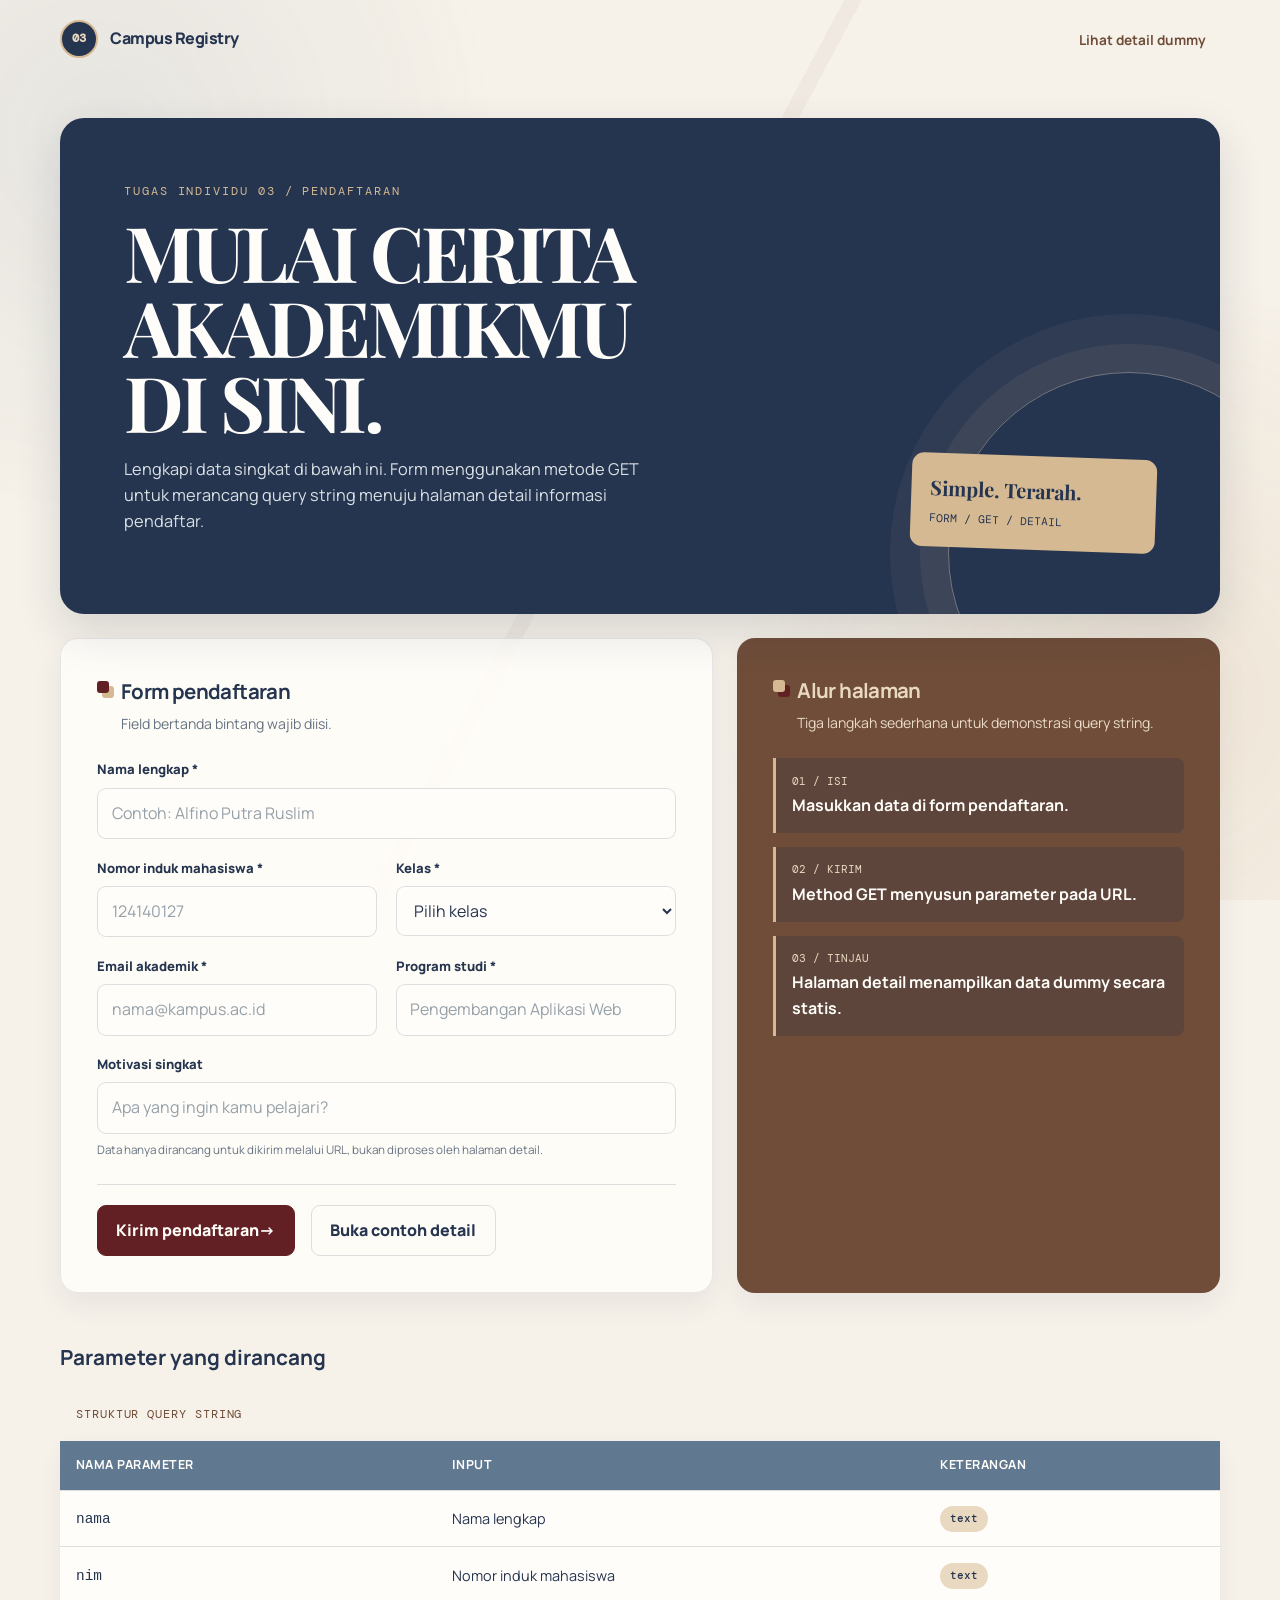
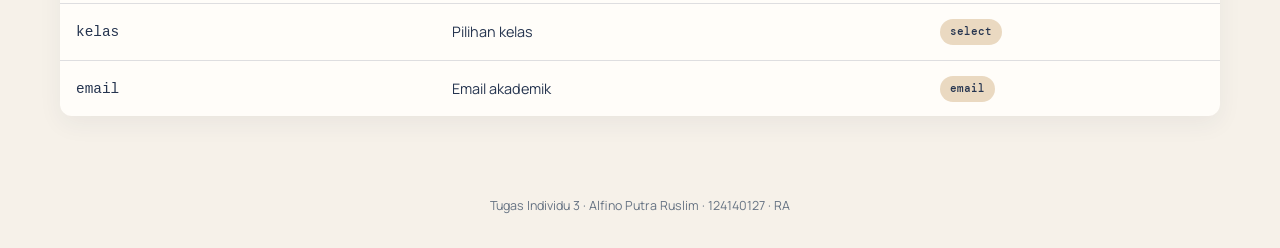
<file: index.html>
<!doctype html>
<html lang="id">
<head>
  <meta charset="utf-8">
  <meta name="viewport" content="width=device-width, initial-scale=1">
  <meta name="description" content="Form pendaftaran mahasiswa untuk Tugas Individu 3.">
  <title>Pendaftaran Mahasiswa — Tugas Individu 3</title>
  <link rel="stylesheet" href="style.css">
</head>
<body>
  <a class="skip-link" href="#main-content">Lewati ke konten utama</a>
  <header class="site-header">
    <a class="brand" href="index.html" aria-label="Beranda Pendaftaran Mahasiswa">
      <span class="brand-mark" aria-hidden="true">03</span>
      <span>Campus Registry</span>
    </a>
    <nav aria-label="Navigasi utama">
      <a class="nav-link" href="detail.html">Lihat detail dummy</a>
    </nav>
  </header>
  <main id="main-content" class="shell">
    <section class="hero" aria-labelledby="page-title">
      <div class="hero-copy">
        <p class="eyebrow">Tugas Individu 03 / Pendaftaran</p>
        <h1>MULAI CERITA AKADEMIKMU DI SINI.</h1>
        <p>Lengkapi data singkat di bawah ini. Form menggunakan metode GET untuk merancang query string menuju halaman detail informasi pendaftar.</p>
      </div>
      <div class="hero-aside">
        <div class="hero-note">
          <strong>Simple. Terarah.</strong>
          <span>FORM / GET / DETAIL</span>
        </div>
      </div>
    </section>
    <div class="page-grid">
      <section class="card" aria-labelledby="page-title">
        <div class="card-header">
          <span class="card-marker" aria-hidden="true"></span>
          <div>
            <h2 id="page-title">Form pendaftaran</h2>
            <p>Field bertanda bintang wajib diisi.</p>
          </div>
        </div>
        <form action="detail.html" method="get">
          <div class="form-grid">
            <div class="field full">
              <label for="nama">Nama lengkap *</label>
              <input id="nama" name="nama" type="text" placeholder="Contoh: Alfino Putra Ruslim" autocomplete="name" required>
            </div>
            <div class="field">
              <label for="nim">Nomor induk mahasiswa *</label>
              <input id="nim" name="nim" type="text" inputmode="numeric" placeholder="124140127" autocomplete="off" required>
            </div>
            <div class="field">
              <label for="kelas">Kelas *</label>
              <select id="kelas" name="kelas" required>
                <option value="" selected disabled>Pilih kelas</option>
                <option value="RA">RA</option>
                <option value="RB">RB</option>
                <option value="RC">RC</option>
              </select>
            </div>
            <div class="field">
              <label for="email">Email akademik *</label>
              <input id="email" name="email" type="email" placeholder="nama@kampus.ac.id" autocomplete="email" required>
            </div>
            <div class="field">
              <label for="program">Program studi *</label>
              <input id="program" name="program" type="text" placeholder="Pengembangan Aplikasi Web" required>
            </div>
            <div class="field full">
              <label for="motivasi">Motivasi singkat</label>
              <input id="motivasi" name="motivasi" type="text" placeholder="Apa yang ingin kamu pelajari?">
              <p class="helper">Data hanya dirancang untuk dikirim melalui URL, bukan diproses oleh halaman detail.</p>
            </div>
          </div>
          <div class="form-actions">
            <button class="button" type="submit">Kirim pendaftaran <span aria-hidden="true">→</span></button>
            <a class="button secondary" href="detail.html">Buka contoh detail</a>
          </div>
        </form>
      </section>
      <aside class="card info-card" aria-labelledby="info-title">
        <div class="card-header">
          <span class="card-marker" aria-hidden="true"></span>
          <div>
            <h2 id="info-title">Alur halaman</h2>
            <p>Tiga langkah sederhana untuk demonstrasi query string.</p>
          </div>
        </div>
        <dl class="info-list">
          <div><dt>01 / Isi</dt><dd>Masukkan data di form pendaftaran.</dd></div>
          <div><dt>02 / Kirim</dt><dd>Method GET menyusun parameter pada URL.</dd></div>
          <div><dt>03 / Tinjau</dt><dd>Halaman detail menampilkan data dummy secara statis.</dd></div>
        </dl>
      </aside>
    </div>
    <h2 class="section-title">Parameter yang dirancang</h2>
    <table class="data-table">
      <caption>Struktur query string</caption>
      <thead>
        <tr><th>Nama parameter</th><th>Input</th><th>Keterangan</th></tr>
      </thead>
      <tbody>
        <tr><td><code>nama</code></td><td>Nama lengkap</td><td><span class="badge">text</span></td></tr>
        <tr><td><code>nim</code></td><td>Nomor induk mahasiswa</td><td><span class="badge">text</span></td></tr>
        <tr><td><code>kelas</code></td><td>Pilihan kelas</td><td><span class="badge">select</span></td></tr>
        <tr><td><code>email</code></td><td>Email akademik</td><td><span class="badge">email</span></td></tr>
      </tbody>
    </table>
  </main>
  <footer class="site-footer">Tugas Individu 3 · Alfino Putra Ruslim · 124140127 · RA</footer>
</body>
</html>
</file>
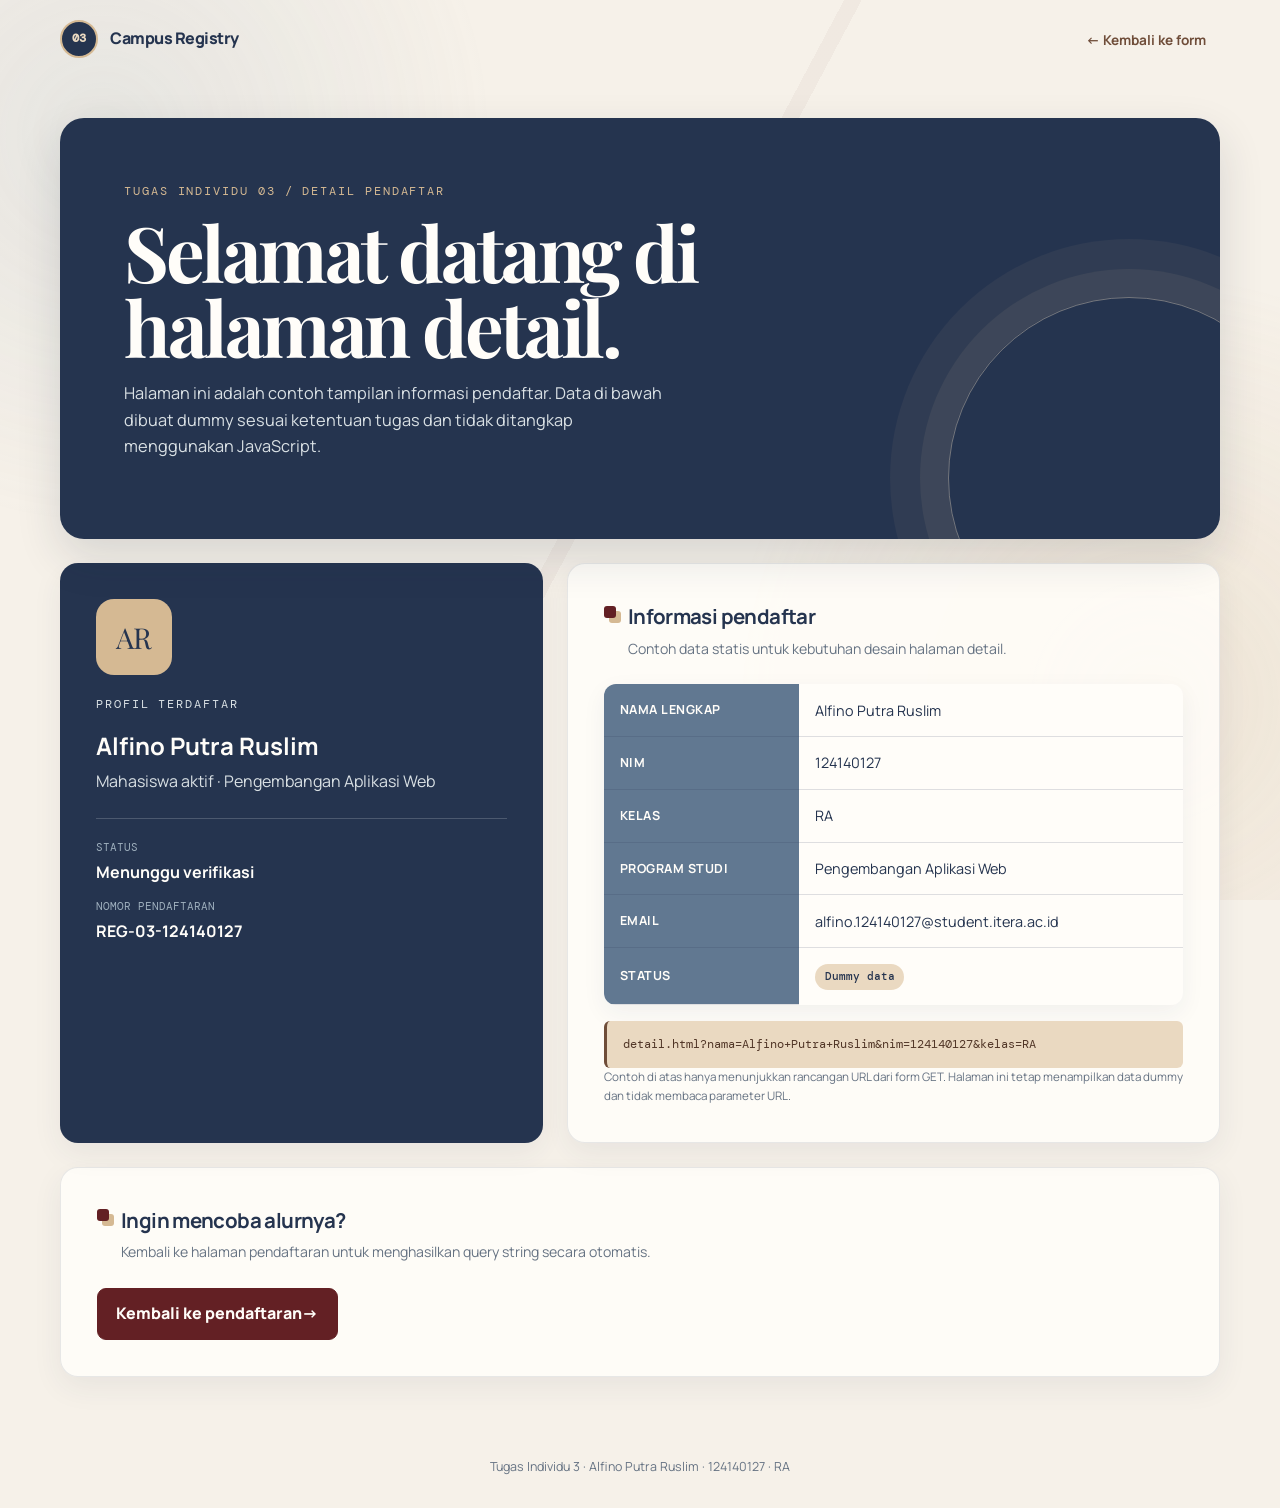
<file: detail.html>
<!doctype html>
<html lang="id">
<head>
  <meta charset="utf-8">
  <meta name="viewport" content="width=device-width, initial-scale=1">
  <meta name="description" content="Halaman detail informasi pendaftar dummy.">
  <title>Detail Pendaftar — Tugas Individu 3</title>
  <link rel="stylesheet" href="style.css">
</head>
<body>
  <a class="skip-link" href="#main-content">Lewati ke konten utama</a>
  <header class="site-header">
    <a class="brand" href="index.html" aria-label="Kembali ke formulir pendaftaran">
      <span class="brand-mark" aria-hidden="true">03</span>
      <span>Campus Registry</span>
    </a>
    <nav aria-label="Navigasi utama">
      <a class="nav-link" href="index.html">← Kembali ke form</a>
    </nav>
  </header>
  <main id="main-content" class="shell">
    <section class="hero detail-hero" aria-labelledby="page-title">
      <div class="hero-copy">
        <p class="eyebrow">Tugas Individu 03 / Detail Pendaftar</p>
        <h1 id="page-title">Selamat datang di halaman detail.</h1>
        <p>Halaman ini adalah contoh tampilan informasi pendaftar. Data di bawah dibuat dummy sesuai ketentuan tugas dan tidak ditangkap menggunakan JavaScript.</p>
      </div>
    </section>
    <div class="detail-layout">
      <section class="card profile-card" aria-labelledby="profile-title">
        <div class="avatar" aria-hidden="true">AR</div>
        <p class="eyebrow">Profil terdaftar</p>
        <h2 id="profile-title">Alfino Putra Ruslim</h2>
        <p>Mahasiswa aktif · Pengembangan Aplikasi Web</p>
        <div class="profile-meta">
          <div><span>Status</span><strong>Menunggu verifikasi</strong></div>
          <div><span>Nomor pendaftaran</span><strong>REG-03-124140127</strong></div>
        </div>
      </section>
      <section class="card" aria-labelledby="data-title">
        <div class="card-header">
          <span class="card-marker" aria-hidden="true"></span>
          <div>
            <h2 id="data-title">Informasi pendaftar</h2>
            <p>Contoh data statis untuk kebutuhan desain halaman detail.</p>
          </div>
        </div>
        <table class="data-table">
          <tbody>
            <tr><th scope="row">Nama lengkap</th><td>Alfino Putra Ruslim</td></tr>
            <tr><th scope="row">NIM</th><td>124140127</td></tr>
            <tr><th scope="row">Kelas</th><td>RA</td></tr>
            <tr><th scope="row">Program studi</th><td>Pengembangan Aplikasi Web</td></tr>
            <tr><th scope="row">Email</th><td>alfino.124140127@student.itera.ac.id</td></tr>
            <tr><th scope="row">Status</th><td><span class="badge">Dummy data</span></td></tr>
          </tbody>
        </table>
        <p class="query-note">detail.html?nama=Alfino+Putra+Ruslim&amp;nim=124140127&amp;kelas=RA</p>
        <p class="helper">Contoh di atas hanya menunjukkan rancangan URL dari form GET.
Halaman ini tetap menampilkan data dummy dan tidak membaca parameter URL.</p>
      </section>
    </div>
    <section class="card" style="margin-top: 1.5rem" aria-labelledby="next-title">
      <div class="card-header">
        <span class="card-marker" aria-hidden="true"></span>
        <div>
          <h2 id="next-title">Ingin mencoba alurnya?</h2>
          <p>Kembali ke halaman pendaftaran untuk menghasilkan query string secara otomatis.</p>
        </div>
      </div>
      <a class="button" href="index.html">Kembali ke pendaftaran <span aria-hidden="true">→</span></a>
    </section>
  </main>
  <footer class="site-footer">Tugas Individu 3 · Alfino Putra Ruslim · 124140127 · RA</footer>
</body>
</html>
</file>
<file: style.css>
@import url('https://fonts.googleapis.com/css2?family=DM+Mono:wght@400;500&family=Manrope:wght@400;500;600;700;800&family=Playfair+Display:wght@600;700&display=swap');

:root {
  --space-cadet: #25344f;
  --space-cadet-deep: #1b2942;
  --slate-gray: #617891;
  --slate-light: #9eafbd;
  --tan: #d5b993;
  --tan-light: #ead9c1;
  --coffee: #6f4d39;
  --coffee-dark: #503526;
  --caput-mortuum: #632024;
  --paper: #f6f1e9;
  --ink: #25344f;
  --muted: #667383;
  --white: #fffdf9;
  --line: rgba(37, 52, 79, 0.15);
  --shadow: 0 18px 45px rgba(27, 41, 66, 0.14);
  --radius: 18px;
}

* { box-sizing: border-box; }

html { scroll-behavior: smooth; }

body {
  min-width: 320px;
  margin: 0;
  color: var(--ink);
  background: var(--paper);
  font-family: 'Manrope', system-ui, sans-serif;
  line-height: 1.6;
}

body::before {
  position: fixed;
  z-index: -1;
  inset: 0;
  pointer-events: none;
  content: '';
  opacity: .65;
  background:
    radial-gradient(circle at 8% 15%, rgba(158, 175, 189, .28), transparent 28%),
    radial-gradient(circle at 90% 78%, rgba(213, 185, 147, .34), transparent 32%),
    linear-gradient(118deg, transparent 0 48%, rgba(99, 32, 36, .06) 48% 49%, transparent 49% 100%);
}

img, svg { max-width: 100%; }
button, input, select { font: inherit; }
a { color: inherit; }

.skip-link {
  position: absolute;
  left: 1rem;
  top: -5rem;
  z-index: 10;
  padding: .75rem 1rem;
  color: var(--white);
  background: var(--caput-mortuum);
  border-radius: 8px;
}
.skip-link:focus { top: 1rem; }

.site-header {
  width: min(1160px, calc(100% - 2rem));
  margin: 0 auto;
  padding: 1.25rem 0;
  display: flex;
  align-items: center;
  justify-content: space-between;
  gap: 1.5rem;
}
.brand {
  display: flex;
  align-items: center;
  gap: .75rem;
  color: var(--space-cadet);
  text-decoration: none;
  font-weight: 800;
  letter-spacing: -.03em;
}
.brand-mark {
  display: grid;
  width: 38px;
  height: 38px;
  place-items: center;
  color: var(--tan-light);
  background: var(--space-cadet);
  border: 2px solid var(--tan);
  border-radius: 50%;
  font-family: 'DM Mono', monospace;
  font-size: .75rem;
}
.nav-link {
  padding: .6rem .9rem;
  color: var(--coffee);
  border-radius: 8px;
  font-size: .85rem;
  font-weight: 700;
  text-decoration: none;
  transition: color 180ms ease, background 180ms ease;
}
.nav-link:hover { color: var(--white); background: var(--coffee); }

.shell {
  width: min(1160px, calc(100% - 2rem));
  margin: 0 auto;
  padding: 2.5rem 0 5rem;
}
.hero {
  position: relative;
  overflow: hidden;
  display: grid;
  grid-template-columns: 1.2fr .8fr;
  gap: 2rem;
  min-height: 340px;
  padding: clamp(2rem, 5vw, 4rem);
  color: var(--white);
  background: var(--space-cadet);
  border-radius: 24px;
  box-shadow: var(--shadow);
}
.hero::after {
  position: absolute;
  right: -90px;
  bottom: -120px;
  width: 360px;
  height: 360px;
  content: '';
  border: 1px solid rgba(234, 217, 193, .4);
  border-radius: 50%;
  box-shadow: 0 0 0 28px rgba(213, 185, 147, .08), 0 0 0 58px rgba(213, 185, 147, .06);
}
.eyebrow {
  margin: 0 0 .8rem;
  color: var(--tan);
  font-family: 'DM Mono', monospace;
  font-size: .75rem;
  letter-spacing: .16em;
  text-transform: uppercase;
}
h1, h2, h3, p { margin-top: 0; }
h1 {
  max-width: 680px;
  margin-bottom: 1rem;
  font-family: 'Playfair Display', Georgia, serif;
  font-size: clamp(2.6rem, 6vw, 5.2rem);
  line-height: .98;
  letter-spacing: -.045em;
}
.hero-copy { position: relative; z-index: 1; }
.hero-copy > p:not(.eyebrow) { max-width: 560px; color: #d9e0e4; font-size: 1.02rem; }
.hero-aside { position: relative; z-index: 1; align-self: end; }
.hero-note {
  max-width: 245px;
  margin-left: auto;
  padding: 1.2rem;
  color: var(--space-cadet);
  background: var(--tan);
  border-radius: 12px;
  transform: rotate(2deg);
}
.hero-note strong { display: block; margin-bottom: .35rem; font-family: 'Playfair Display', serif; font-size: 1.25rem; }
.hero-note span { display: block; font-family: 'DM Mono', monospace; font-size: .7rem; }

.page-grid { display: grid; grid-template-columns: minmax(0, 1.15fr) minmax(290px, .85fr); gap: 1.5rem; margin-top: 1.5rem; }
.card { padding: clamp(1.35rem, 3vw, 2.25rem); background: rgba(255, 253, 249, .88); border: 1px solid rgba(37, 52, 79, .1); border-radius: var(--radius); box-shadow: 0 10px 30px rgba(37, 52, 79, .07); }
.card-header { display: flex; align-items: flex-start; gap: .75rem; margin-bottom: 1.5rem; }
.card-header h2 { margin: 0; font-size: 1.28rem; letter-spacing: -.03em; }
.card-header p { margin: .3rem 0 0; color: var(--muted); font-size: .88rem; }
.card-marker { flex: 0 0 auto; width: 12px; height: 12px; margin-top: .35rem; background: var(--caput-mortuum); border-radius: 3px; box-shadow: 5px 5px 0 var(--tan); }

.form-grid { display: grid; grid-template-columns: repeat(2, minmax(0, 1fr)); gap: 1.15rem; }
.field { display: flex; flex-direction: column; gap: .45rem; }
.field.full { grid-column: 1 / -1; }
label { color: var(--space-cadet); font-size: .82rem; font-weight: 800; }
input, select {
  width: 100%;
  min-height: 48px;
  padding: .75rem .85rem;
  color: var(--ink);
  background: var(--white);
  border: 1px solid var(--line);
  border-radius: 9px;
  outline: none;
  transition: border-color 180ms ease, box-shadow 180ms ease, background 180ms ease;
}
input::placeholder { color: #95a0a9; }
input:hover, select:hover { border-color: var(--slate-gray); }
input:focus, select:focus { border-color: var(--caput-mortuum); box-shadow: 0 0 0 3px rgba(99, 32, 36, .15); }
.helper { margin: 0; color: var(--muted); font-size: .73rem; }
.form-actions { display: flex; align-items: center; gap: 1rem; margin-top: 1.5rem; padding-top: 1.25rem; border-top: 1px solid var(--line); }
.button {
  display: inline-flex;
  min-height: 48px;
  align-items: center;
  justify-content: center;
  padding: .75rem 1.15rem;
  color: var(--white);
  background: var(--caput-mortuum);
  border: 1px solid var(--caput-mortuum);
  border-radius: 9px;
  cursor: pointer;
  font-weight: 800;
  text-decoration: none;
  transition: transform 180ms ease, background 180ms ease, box-shadow 180ms ease;
}
.button:hover { background: var(--coffee-dark); box-shadow: 0 8px 18px rgba(99, 32, 36, .2); transform: translateY(-2px); }
.button:focus-visible, a:focus-visible { outline: 3px solid var(--tan); outline-offset: 3px; }
.button.secondary { color: var(--space-cadet); background: transparent; border-color: var(--line); }
.button.secondary:hover { color: var(--white); background: var(--slate-gray); }

.info-card { color: var(--white); background: var(--coffee); border: 0; }
.info-card .card-header h2 { color: var(--tan-light); }
.info-card .card-header p { color: #eadbc9; }
.info-card .card-marker { background: var(--tan); box-shadow: 5px 5px 0 var(--caput-mortuum); }
.info-list { display: grid; gap: .85rem; margin: 0; }
.info-list div { padding: .9rem 1rem; background: rgba(27, 41, 66, .22); border-left: 3px solid var(--tan); border-radius: 0 8px 8px 0; }
.info-list dt { color: var(--tan-light); font-family: 'DM Mono', monospace; font-size: .68rem; text-transform: uppercase; }
.info-list dd { margin: .2rem 0 0; font-weight: 700; }

.section-title { margin: 3rem 0 1rem; color: var(--space-cadet); font-size: 1.3rem; }
.data-table { width: 100%; border-collapse: collapse; overflow: hidden; background: var(--white); border-radius: 12px; box-shadow: 0 8px 25px rgba(37, 52, 79, .06); }
.data-table caption { padding: 1rem; color: var(--coffee); font-family: 'DM Mono', monospace; font-size: .72rem; text-align: left; text-transform: uppercase; letter-spacing: .08em; }
.data-table th, .data-table td { padding: .9rem 1rem; border-bottom: 1px solid var(--line); text-align: left; }
.data-table th { color: var(--white); background: var(--slate-gray); font-size: .78rem; text-transform: uppercase; letter-spacing: .04em; }
.data-table td { font-size: .9rem; }
.data-table tr:last-child td { border-bottom: 0; }
.badge { display: inline-block; padding: .25rem .6rem; color: var(--space-cadet); background: var(--tan-light); border-radius: 99px; font-family: 'DM Mono', monospace; font-size: .7rem; font-weight: 500; }

.detail-hero { grid-template-columns: 1fr; min-height: 260px; }
.detail-hero h1 { max-width: 760px; }
.detail-layout { display: grid; grid-template-columns: .85fr 1.15fr; gap: 1.5rem; margin-top: 1.5rem; }
.profile-card { color: var(--white); background: var(--space-cadet); border: 0; }
.avatar { display: grid; width: 76px; height: 76px; place-items: center; margin-bottom: 1.25rem; color: var(--space-cadet); background: var(--tan); border-radius: 18px; font-family: 'Playfair Display', serif; font-size: 1.8rem; }
.profile-card h2 { margin-bottom: .2rem; color: var(--white); }
.profile-card > p { color: #d9e0e4; }
.profile-meta { display: grid; gap: .8rem; margin-top: 1.5rem; padding-top: 1.25rem; border-top: 1px solid rgba(255,255,255,.18); }
.profile-meta span { display: block; color: var(--slate-light); font-family: 'DM Mono', monospace; font-size: .68rem; text-transform: uppercase; }
.profile-meta strong { display: block; margin-top: .2rem; }
.query-note { margin: 1rem 0 0; padding: .9rem 1rem; color: var(--coffee-dark); background: var(--tan-light); border-left: 3px solid var(--coffee); border-radius: 6px; font-family: 'DM Mono', monospace; font-size: .75rem; overflow-wrap: anywhere; }
.site-footer { width: min(1160px, calc(100% - 2rem)); margin: 0 auto; padding: 0 0 2rem; color: var(--muted); font-size: .78rem; text-align: center; }

@media (max-width: 760px) {
  .site-header { align-items: flex-start; }
  .hero, .page-grid, .detail-layout { grid-template-columns: 1fr; }
  .hero { min-height: auto; }
  .hero-aside { margin-top: 1rem; }
  .hero-note { margin-left: 0; transform: none; }
  .form-grid { grid-template-columns: 1fr; }
  .field.full { grid-column: auto; }
  .data-table { display: block; overflow-x: auto; white-space: nowrap; }
}

@media (prefers-reduced-motion: reduce) {
  *, *::before, *::after { scroll-behavior: auto !important; transition-duration: .01ms !important; animation-duration: .01ms !important; }
}
</file>
